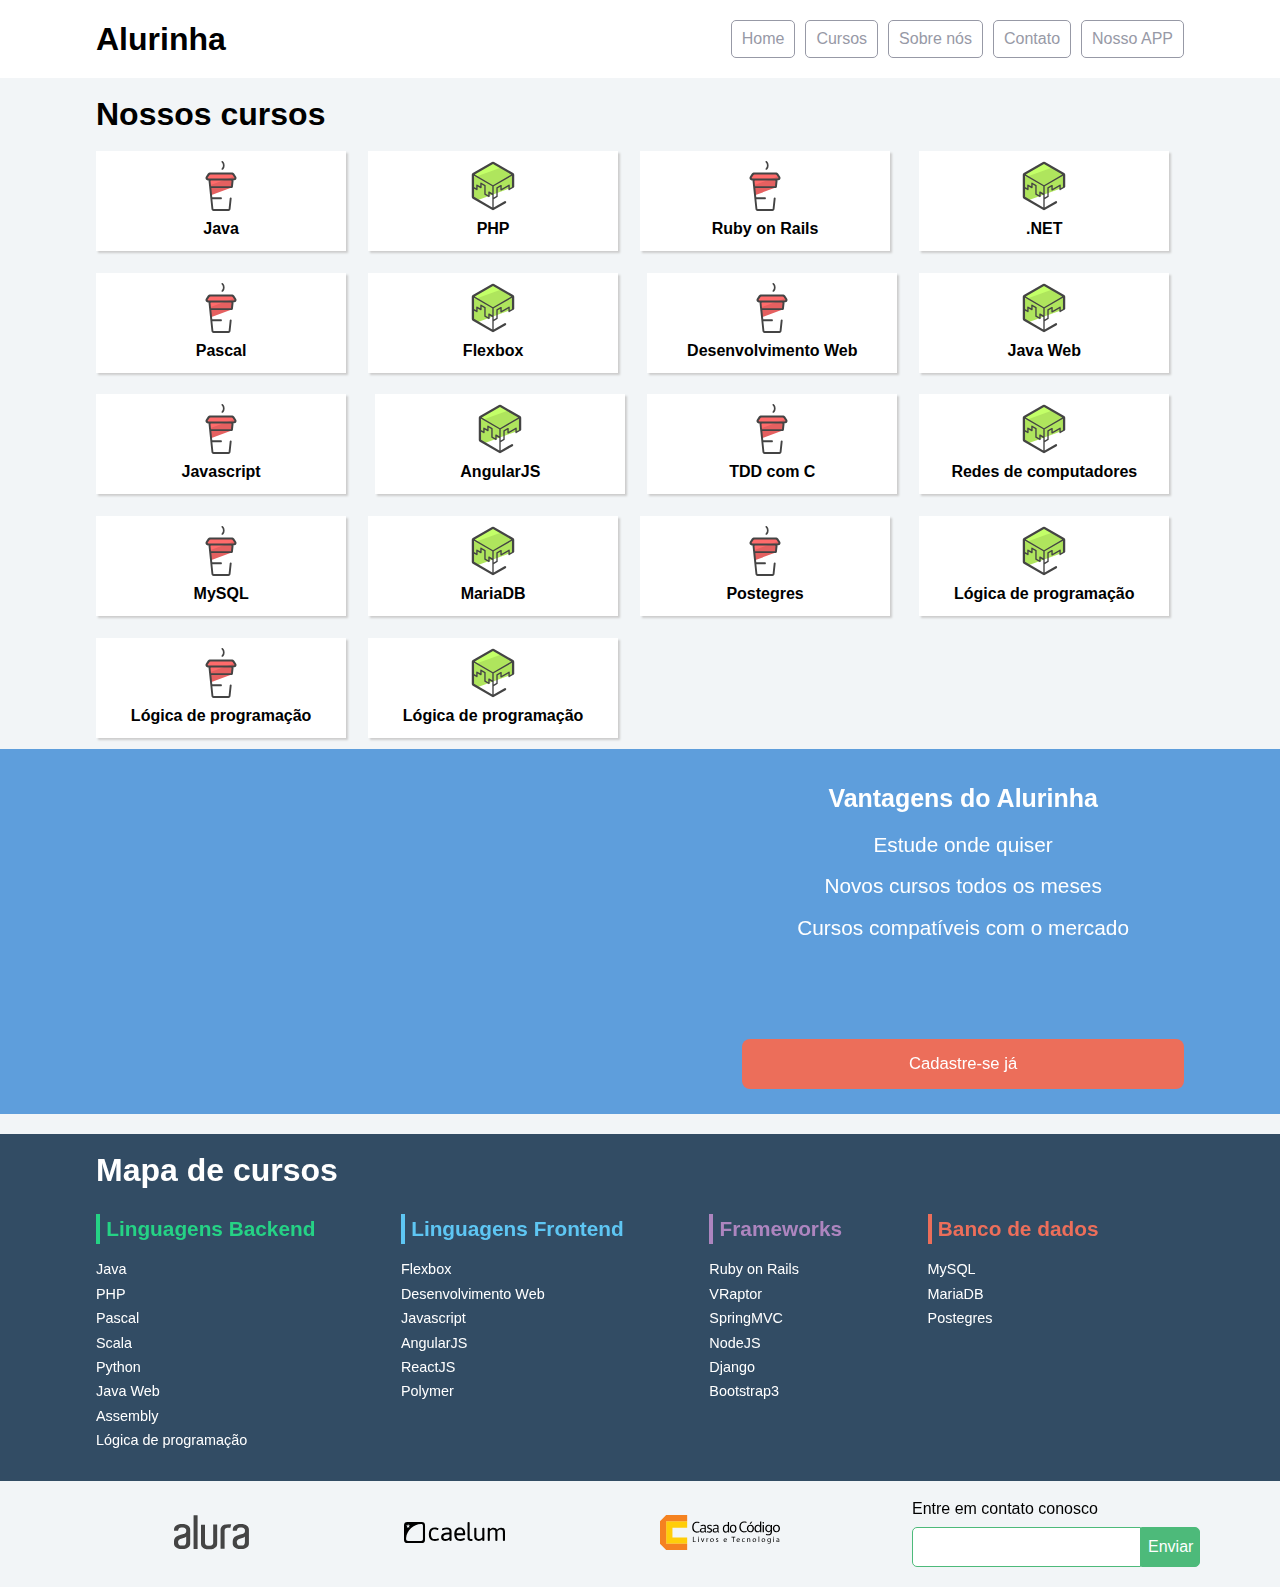
<file: Alura-Flexbox-CSS/index.html>
<!doctype html>
<html>
<head>
	<meta charset="utf-8">
	<meta name="viewport" content="width=device-width, initial-scale=1">
	<title>Alurinha | Cursos online</title>
	<link rel="stylesheet" href="css/reset.css">
	<link rel="stylesheet" href="css/style.css">
	<link rel="stylesheet" href="css/flexbox.css">
</head>
<body>

	<header class="cabecalhoPrincipal">
		<div class="container">
			<h1 class="cabecalhoPrincipal-titulo">
				<a href="#">Alurinha</a>
			</h1>

			<nav class="cabecalhoPrincipal-nav">
				<a class="cabecalhoPrincipal-nav-link" href="#">Home</a>
				<a class="cabecalhoPrincipal-nav-link" href="#">Cursos</a>
				<a class="cabecalhoPrincipal-nav-link" href="#">Sobre nós</a>
				<a class="cabecalhoPrincipal-nav-link" href="#">Contato</a>
				<a class="cabecalhoPrincipal-nav-link cabecalhoPrincipal-nav-link-app" href="#">Nosso APP</a>
			</nav>
		</div>

	</header>

	<main class="conteudoPrincipal">
		<div class="container">
			<h2 class="subtitulo">Nossos cursos</h2>

			<nav>
				<ul class="conteudoPrincipal-cursos">
					<li class="conteudoPrincipal-cursos-link"><a href="#">Java</a></li>
					<li class="conteudoPrincipal-cursos-link"><a href="#">PHP</a></li>
					<li class="conteudoPrincipal-cursos-link"><a href="#">Ruby on Rails</a></li>
					<li class="conteudoPrincipal-cursos-link"><a href="#">.NET</a></li>
					<li class="conteudoPrincipal-cursos-link"><a href="#">Pascal</a></li>
					<li class="conteudoPrincipal-cursos-link"><a href="#">Flexbox</a></li>
					<li class="conteudoPrincipal-cursos-link"><a href="#">Desenvolvimento Web</a></li>
					<li class="conteudoPrincipal-cursos-link"><a href="#">Java Web</a></li>
					<li class="conteudoPrincipal-cursos-link"><a href="#">Javascript</a></li>
					<li class="conteudoPrincipal-cursos-link"><a href="#">AngularJS</a></li>
					<li class="conteudoPrincipal-cursos-link"><a href="#">TDD com C</a></li>
					<li class="conteudoPrincipal-cursos-link"><a href="#">Redes de computadores</a></li>
					<li class="conteudoPrincipal-cursos-link"><a href="#">MySQL</a></li>
					<li class="conteudoPrincipal-cursos-link"><a href="#">MariaDB</a></li>
					<li class="conteudoPrincipal-cursos-link"><a href="#">Postegres</a></li>
					<li class="conteudoPrincipal-cursos-link"><a href="#">Lógica de programação</a></li>
					<li class="conteudoPrincipal-cursos-link"><a href="#">Lógica de programação</a></li>
					<li class="conteudoPrincipal-cursos-link"><a href="#">Lógica de programação</a></li>
				</ul>
			</nav>
		</div>

		<section class="videoSobre">
			<div class="container">
				<iframe class="videoSobre-video" width="560" height="315" src="https://www.youtube.com/embed/bIlOsJzBVaY?list=PLh2Y_pKOa4UcF1BYPJR3EIMRi3nWAUxIp" frameborder="0" allowfullscreen></iframe>
				
				<div class="videoSobre-sobre">
					<h2 class="videoSobre-sobre-title">Vantagens do Alurinha</h2>
					<ul class="videoSobre-sobre-list">
						<li class="videoSobre-sobre-item">Estude onde quiser</li>
						<li class="videoSobre-sobre-item">Novos cursos todos os meses</li>
						<li class="videoSobre-sobre-item">Cursos compatíveis com o mercado</li>
					</ul>
					<button class="videoSobre-button">Cadastre-se já</button>
				</div>
			</div>
		</section>

	</main>

	<footer class="rodapePrincipal">
		<div class="container">

			<section class="rodapePrincipal-navMap">
				<h3 class="subtitulo">Mapa de cursos</h3>
				<nav class="rodapePrincipal-navMap-list">

					<h4 class="navmap-list-title navmap-list-title-backend">Linguagens Backend</h4>
					<a class="rodapePrincipal-navMap-link" href="#">Java</a>
					<a class="rodapePrincipal-navMap-link" href="#">PHP</a>
					<a class="rodapePrincipal-navMap-link" href="#">Pascal</a>
					<a class="rodapePrincipal-navMap-link" href="#">Scala</a>
					<a class="rodapePrincipal-navMap-link" href="#">Python</a>
					<a class="rodapePrincipal-navMap-link" href="#">Java Web</a>
					<a class="rodapePrincipal-navMap-link" href="#">Assembly</a>
					<a class="rodapePrincipal-navMap-link" href="#">Lógica de programação</a>

					<h4 class="navmap-list-title navmap-list-title-frontend">Linguagens Frontend</h4>
					<a class="rodapePrincipal-navMap-link" href="#">Flexbox</a>
					<a class="rodapePrincipal-navMap-link" href="#">Desenvolvimento Web</a>
					<a class="rodapePrincipal-navMap-link" href="#">Javascript</a>
					<a class="rodapePrincipal-navMap-link" href="#">AngularJS</a>
					<a class="rodapePrincipal-navMap-link" href="#">ReactJS</a>
					<a class="rodapePrincipal-navMap-link" href="#">Polymer</a>
					
					<h4 class="navmap-list-title navmap-list-title-framework">Frameworks</h4>
					<a class="rodapePrincipal-navMap-link" href="#">Ruby on Rails</a>
					<a class="rodapePrincipal-navMap-link" href="#">VRaptor</a>
					<a class="rodapePrincipal-navMap-link" href="#">SpringMVC</a>
					<a class="rodapePrincipal-navMap-link" href="#">NodeJS</a>
					<a class="rodapePrincipal-navMap-link" href="#">Django</a>
					<a class="rodapePrincipal-navMap-link" href="#">Bootstrap3</a>

					<h4 class="navmap-list-title navmap-list-title-bancoDeDados">Banco de dados</h4>
					<a class="rodapePrincipal-navMap-link" href="#">MySQL</a>
					<a class="rodapePrincipal-navMap-link" href="#">MariaDB</a>
					<a class="rodapePrincipal-navMap-link" href="#">Postegres</a>

				</nav>
			</section>

		</div>

		<section class="rodapePrincipal-patrocinadores">
			<div class="container">
				<ul class="rodapePrincipal-patrocinadores-list">
					<li>
						<a class="rodapePrincipal-patrocinadores-list-link patrocinadores-list-link-alura" href="#">
							<img src="img/logos/alura.svg" alt="Logo da Alura">
						</a>
					</li>
					<li>
						<a class="rodapePrincipal-patrocinadores-list-link patrocinadores-list-link-caelum" href="#">
							<img src="img/logos/caelum.svg" alt="Logo da Caelum">
						</a>
					</li>
					<li>
						<a class="rodapePrincipal-patrocinadores-list-link patrocinadores-list-link-casaDoCodigo" href="#">
							<img src="img/logos/cdc.svg" alt="Logo da Casa do Código">
						</a>
					</li>
				</ul>
				<form class="rodapePrincipal-contatoForm" action="#">
					<fieldset>
						<legend class="rodapePrincipal-contatoForm-legend" for="email-contato">Entre em contato conosco</legend>
						<div class="rodapePrincipal-contatoForm-fieldset"> 
							<input class="rodapePrincipal-contatoForm-emailInput" type="email" name="email-contato" id="email-contato">
							<button class="rodapePrincipal-contatoForm-submit" type="submit">Enviar</button>
						</div>
					</fieldset>
				</form>
			</div>
		</section>
	</footer>

</body>
</html>
</file>
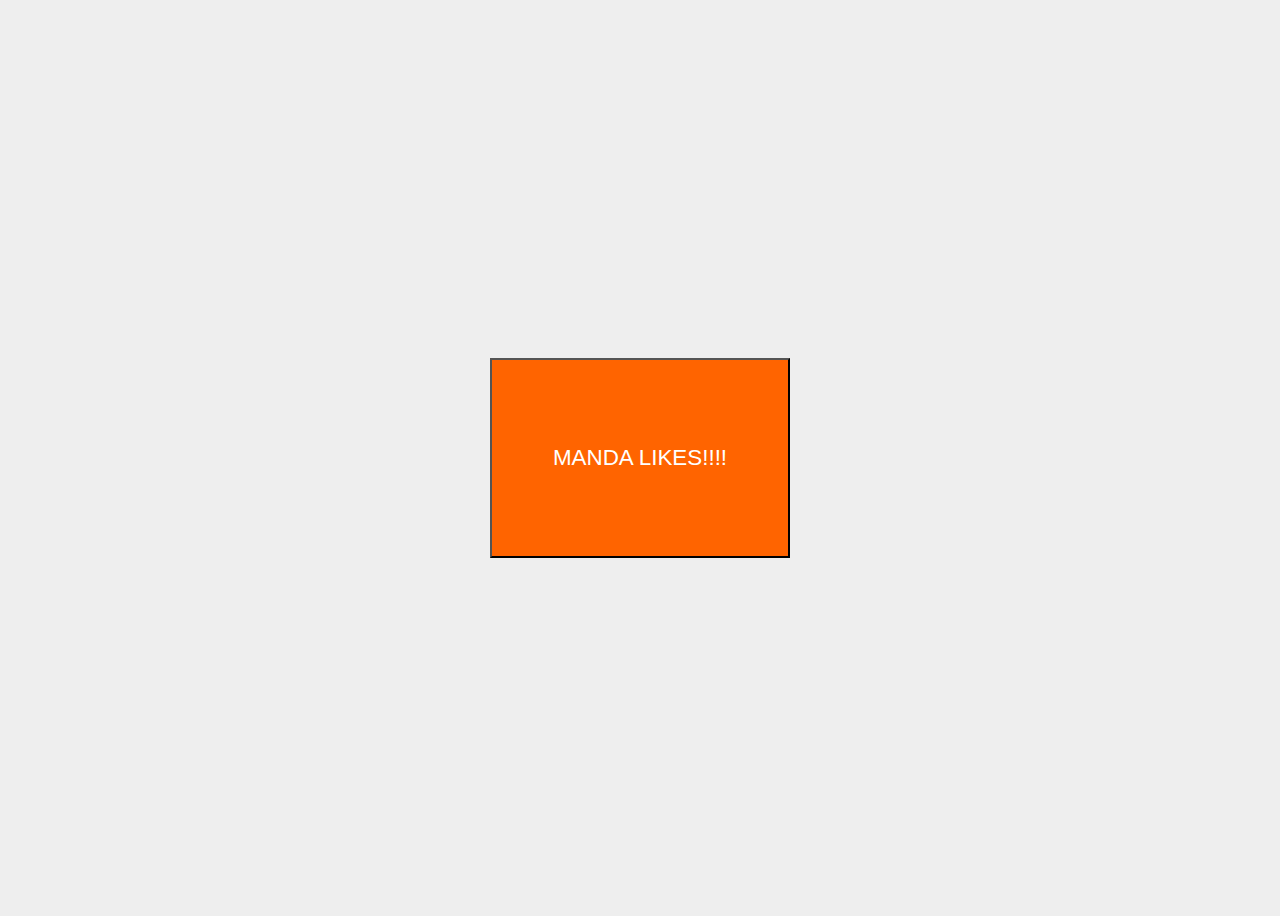
<file: Devsoutinho-BotaoRippleEffect/index.html>
<!DOCTYPE html>
<html lang="pt-br">
  <head>
    <meta charset="UTF-8" />
    <meta http-equiv="X-UA-Compatible" content="IE=edge" />
    <meta name="viewport" content="width=device-width, initial-scale=1.0" />
    <title>Botão do Material Design - Ripple Effect</title>
    <link rel="stylesheet" href="style.css" />
    <script src="script.js" defer></script>
  </head>
  <body>
    <button class="btnRipple">Manda likes!!!!</button>
  </body>
</html>
</file>
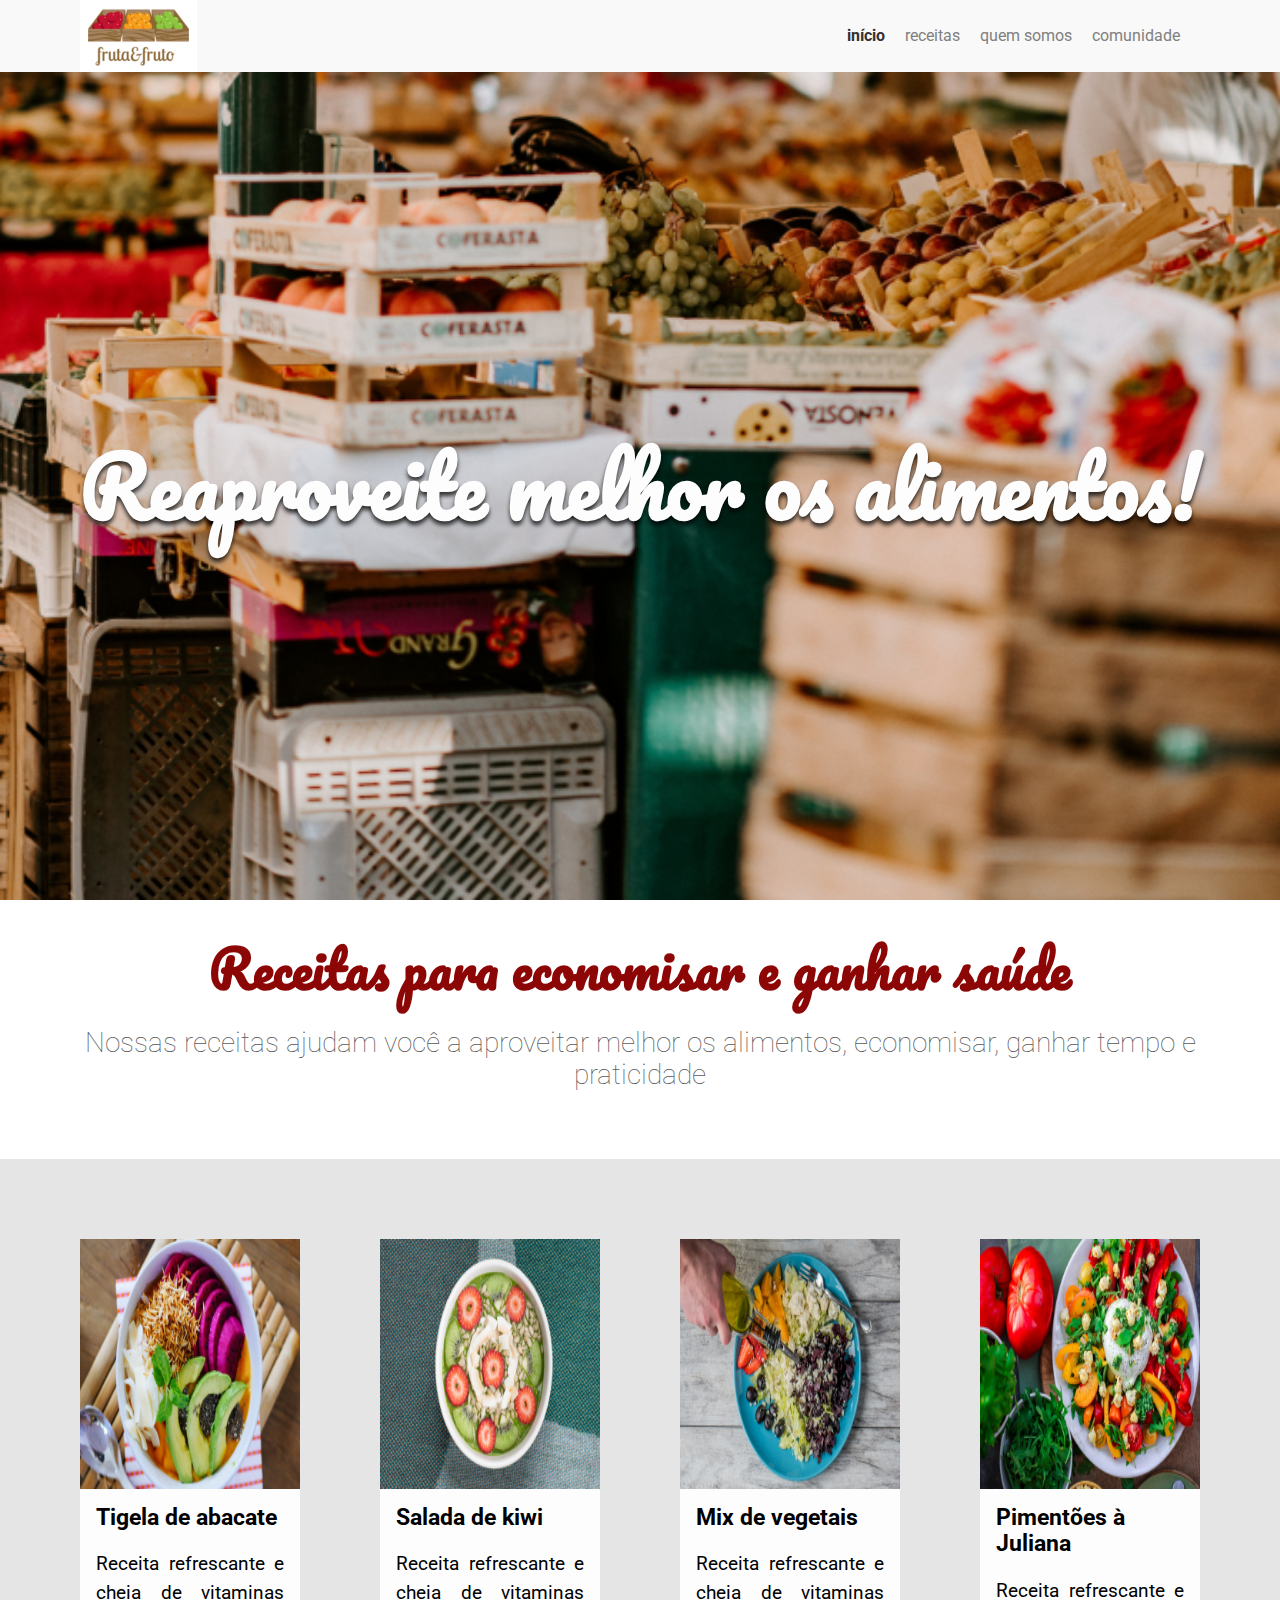
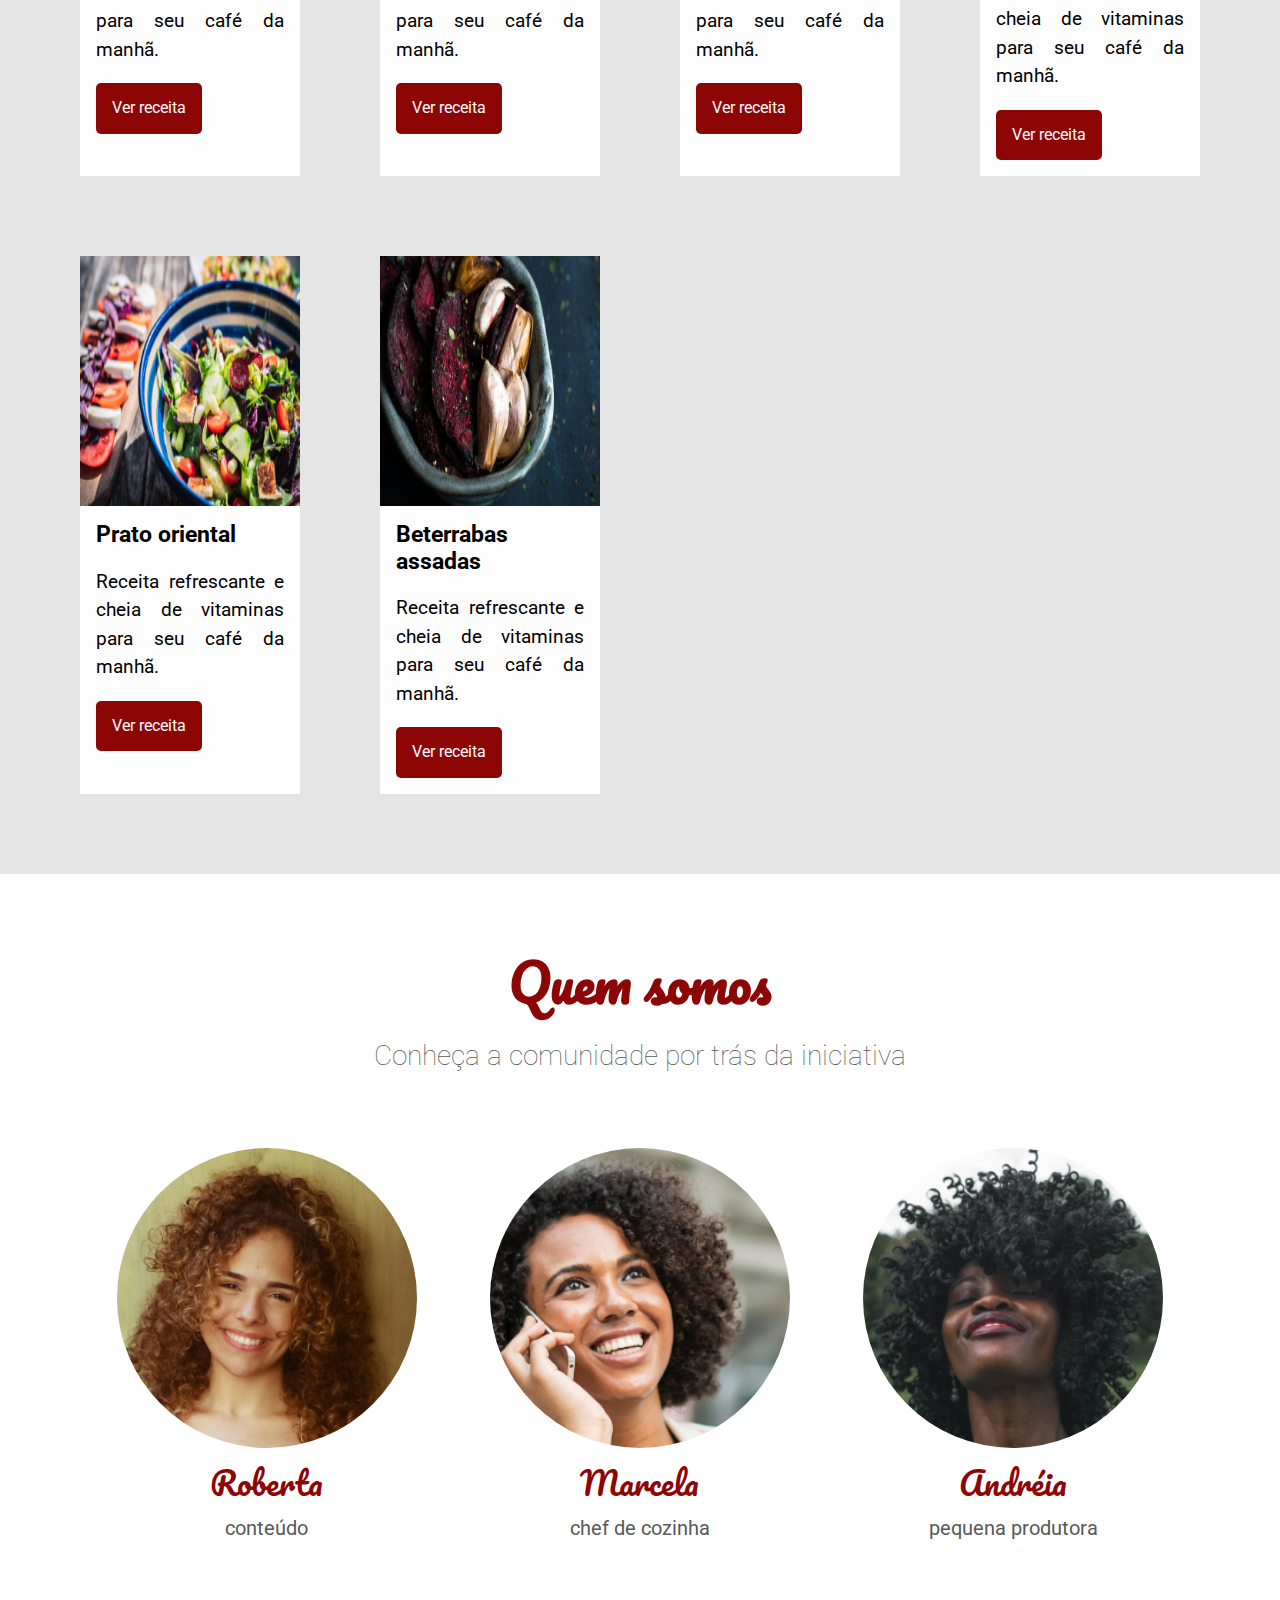
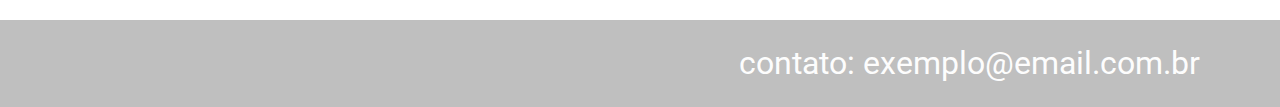
<file: Alura-Arquitetura-CSS/FrutaFruto/index.html>
<!DOCTYPE html>
<html lang="en">
    <head>
        <link href="https://fonts.googleapis.com/css?family=Pacifico|Roboto:100,300,400,500,700,900" rel="stylesheet" />
        <meta charset="UTF-8" />
        <meta name="viewport" content="width=device-width, initial-scale=1.0" />
        <meta http-equiv="X-UA-Compatible" content="ie=edge" />
        <title>Fruta & Fruto</title>
        <link href="./assets/css/normalize.css" rel="stylesheet" />
        <link href="./assets/css/reset.css" rel="stylesheet" />
        <link href="./assets/css/cabecalho.css" rel="stylesheet" />
        <link href="./assets/css/logo.css" rel="stylesheet" />
        <link href="./assets/css/menu/menu-lista.css" rel="stylesheet" />
        <link href="./assets/css/menu/menu-item.css" rel="stylesheet" />
        <link href="./assets/css/menu/menu-link.css" rel="stylesheet" />
        <link href="./assets/css/banner/banner.css" rel="stylesheet" />
        <link href="./assets/css/banner/banner-imagem.css" rel="stylesheet" />
        <link href="./assets/css/banner/banner-titulo.css" rel="stylesheet" />
        <link href="./assets/css/sobre/sobre.css" rel="stylesheet" />
        <link href="./assets/css/sobre/sobre-titulo.css" rel="stylesheet" />
        <link href="./assets/css/sobre/sobre-descricao.css" rel="stylesheet" />
        <link href="./assets/css/receitas.css" rel="stylesheet" />
        <link href="./assets/css/receita/receita.css" rel="stylesheet" />
        <link href="./assets/css/receita/receita-imagem.css" rel="stylesheet" />
        <link href="./assets/css/receita/receita-conteudo.css" rel="stylesheet" />
        <link href="./assets/css/receita/receita-titulo.css" rel="stylesheet" />
        <link href="./assets/css/receita/receita-descricao.css" rel="stylesheet" />
        <link href="./assets/css/receita/receita-botao.css" rel="stylesheet" />
        <link href="./assets/css/quemSomos/quemSomos.css" rel="stylesheet" />
        <link href="./assets/css/quemSomos/quemSomos-titulo.css" rel="stylesheet" />
        <link href="./assets/css/quemSomos/quemSomos-descricao.css" rel="stylesheet" />
        <link href="./assets/css/pessoas.css" rel="stylesheet" />
        <link href="./assets/css/pessoa/pessoa.css" rel="stylesheet" />
        <link href="./assets/css/pessoa/pessoa-imagem.css" rel="stylesheet" />
        <link href="./assets/css/pessoa/pessoa-nome.css" rel="stylesheet" />
        <link href="./assets/css/pessoa/pessoa-funcao.css" rel="stylesheet" />
        <link href="./assets/css/rodape.css" rel="stylesheet" />
    </head>
    <body>
        <header class="cabecalho">
            <img alt="Fruta & Fruto" class="logo" src="./assets/img/logo.jpg" />
            <nav class="menu">
                <ul class="menu__lista">
                    <li class="menu__item"><a class="menu__link menu__link--ativo" href="#">Início</a></li>
                    <li class="menu__item"><a class="menu__link" href="#">Receitas</a></li>
                    <li class="menu__item"><a class="menu__link" href="#">Quem Somos</a></li>
                    <li class="menu__item"><a class="menu__link" href="#">Comunidade</a></li>
                </ul>
            </nav>
        </header>
        <main class="container">
            <section class="banner">
                <div class="banner__imagem"></div>
                <h2 class="banner__titulo">Reaproveite melhor os alimentos!</h2>
            </section>
            <section class="sobre">
                <h3 class="sobre__titulo">Receitas para economisar e ganhar saúde</h3>
                <p class="sobre__descricao">
                    Nossas receitas ajudam você a aproveitar melhor os alimentos, economisar, ganhar tempo e praticidade
                </p>
            </section>
            <section class="receitas">
                <div class="receita">
                    <img alt="Tigela de abacate" class="receita__imagem" src="./assets/img/receitas/tigela-de-abacate.jpg" />
                    <div class="receita__conteudo">
                        <h4 class="receita__titulo">Tigela de abacate</h4>
                        <p class="receita__descricao">Receita refrescante e cheia de vitaminas para seu café da manhã.</p>
                        <button class="receita__botao">Ver receita</button>
                    </div>
                </div>
                <div class="receita">
                    <img alt="Salada de kiwi" class="receita__imagem" src="./assets/img/receitas/salada-de-kiwi.jpg" />
                    <div class="receita__conteudo">
                        <h4 class="receita__titulo">Salada de kiwi</h4>
                        <p class="receita__descricao">Receita refrescante e cheia de vitaminas para seu café da manhã.</p>
                        <button class="receita__botao">Ver receita</button>
                    </div>
                </div>
                <div class="receita">
                    <img alt="Mix de vegetais" class="receita__imagem" src="./assets/img/receitas/mix-de-vegetais.jpg" />
                    <div class="receita__conteudo">
                        <h4 class="receita__titulo">Mix de vegetais</h4>
                        <p class="receita__descricao">Receita refrescante e cheia de vitaminas para seu café da manhã.</p>
                        <button class="receita__botao">Ver receita</button>
                    </div>
                </div>
                <div class="receita">
                    <img alt="Pimentões à Juliana" class="receita__imagem" src="./assets/img/receitas/pimentoes-a-juliana.jpg" />
                    <div class="receita__conteudo">
                        <h4 class="receita__titulo">Pimentões à Juliana</h4>
                        <p class="receita__descricao">Receita refrescante e cheia de vitaminas para seu café da manhã.</p>
                        <button class="receita__botao">Ver receita</button>
                    </div>
                </div>
                <div class="receita">
                    <img alt="Prato oriental" class="receita__imagem" src="./assets/img/receitas/prato-oriental.jpg" />
                    <div class="receita__conteudo">
                        <h4 class="receita__titulo">Prato oriental</h4>
                        <p class="receita__descricao">Receita refrescante e cheia de vitaminas para seu café da manhã.</p>
                        <button class="receita__botao">Ver receita</button>
                    </div>
                </div>
                <div class="receita">
                    <img alt="Beterrabas assadas" class="receita__imagem" src="./assets/img/receitas/beterrabas-assadas.jpg" />
                    <div class="receita__conteudo">
                        <h4 class="receita__titulo">Beterrabas assadas</h4>
                        <p class="receita__descricao">Receita refrescante e cheia de vitaminas para seu café da manhã.</p>
                        <button class="receita__botao">Ver receita</button>
                    </div>
                </div>
            </section>
            <section class="quem-somos">
                <h3 class="quem-somos__titulo">Quem somos</h3>
                <p class="quem-somos__descricao">Conheça a comunidade por trás da iniciativa</p>
                <div class="pessoas">
                    <div class="pessoa">
                        <div class="pessoa__imagem pessoa__imagem--roberta"></div>
                        <span class="pessoa__nome">Roberta</span>
                        <span class="pessoa__funcao">Conteúdo</span>
                    </div>
                    <div class="pessoa">
                        <div class="pessoa__imagem pessoa__imagem--marcela"></div>
                        <span class="pessoa__nome">Marcela</span>
                        <span class="pessoa__funcao">Chef de cozinha</span>
                    </div>
                    <div class="pessoa">
                        <div class="pessoa__imagem pessoa__imagem--andreia"></div>
                        <span class="pessoa__nome">Andréia</span>
                        <span class="pessoa__funcao">Pequena Produtora</span>
                    </div>
                </div>
            </section>
        </main>
        <footer class="rodape">
            Contato: exemplo@email.com.br
        </footer>
    </body>
</html>
</file>
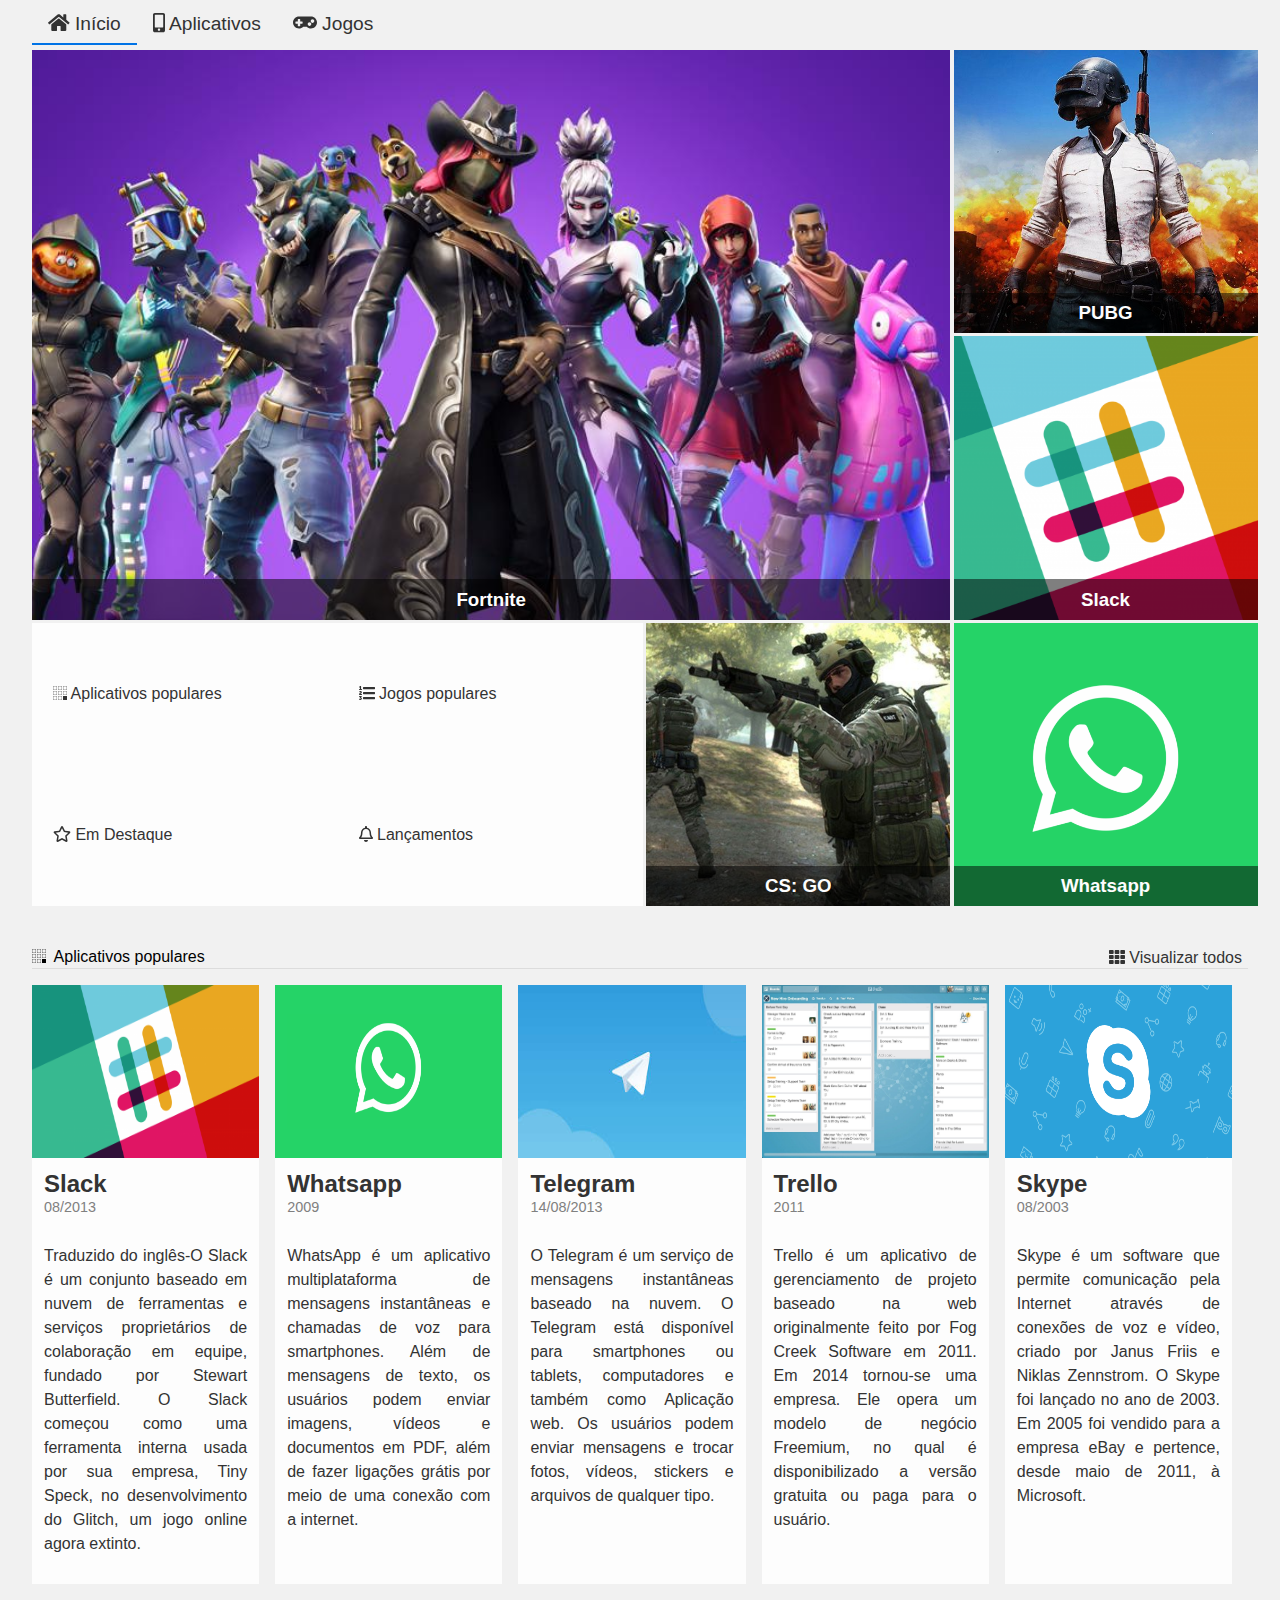
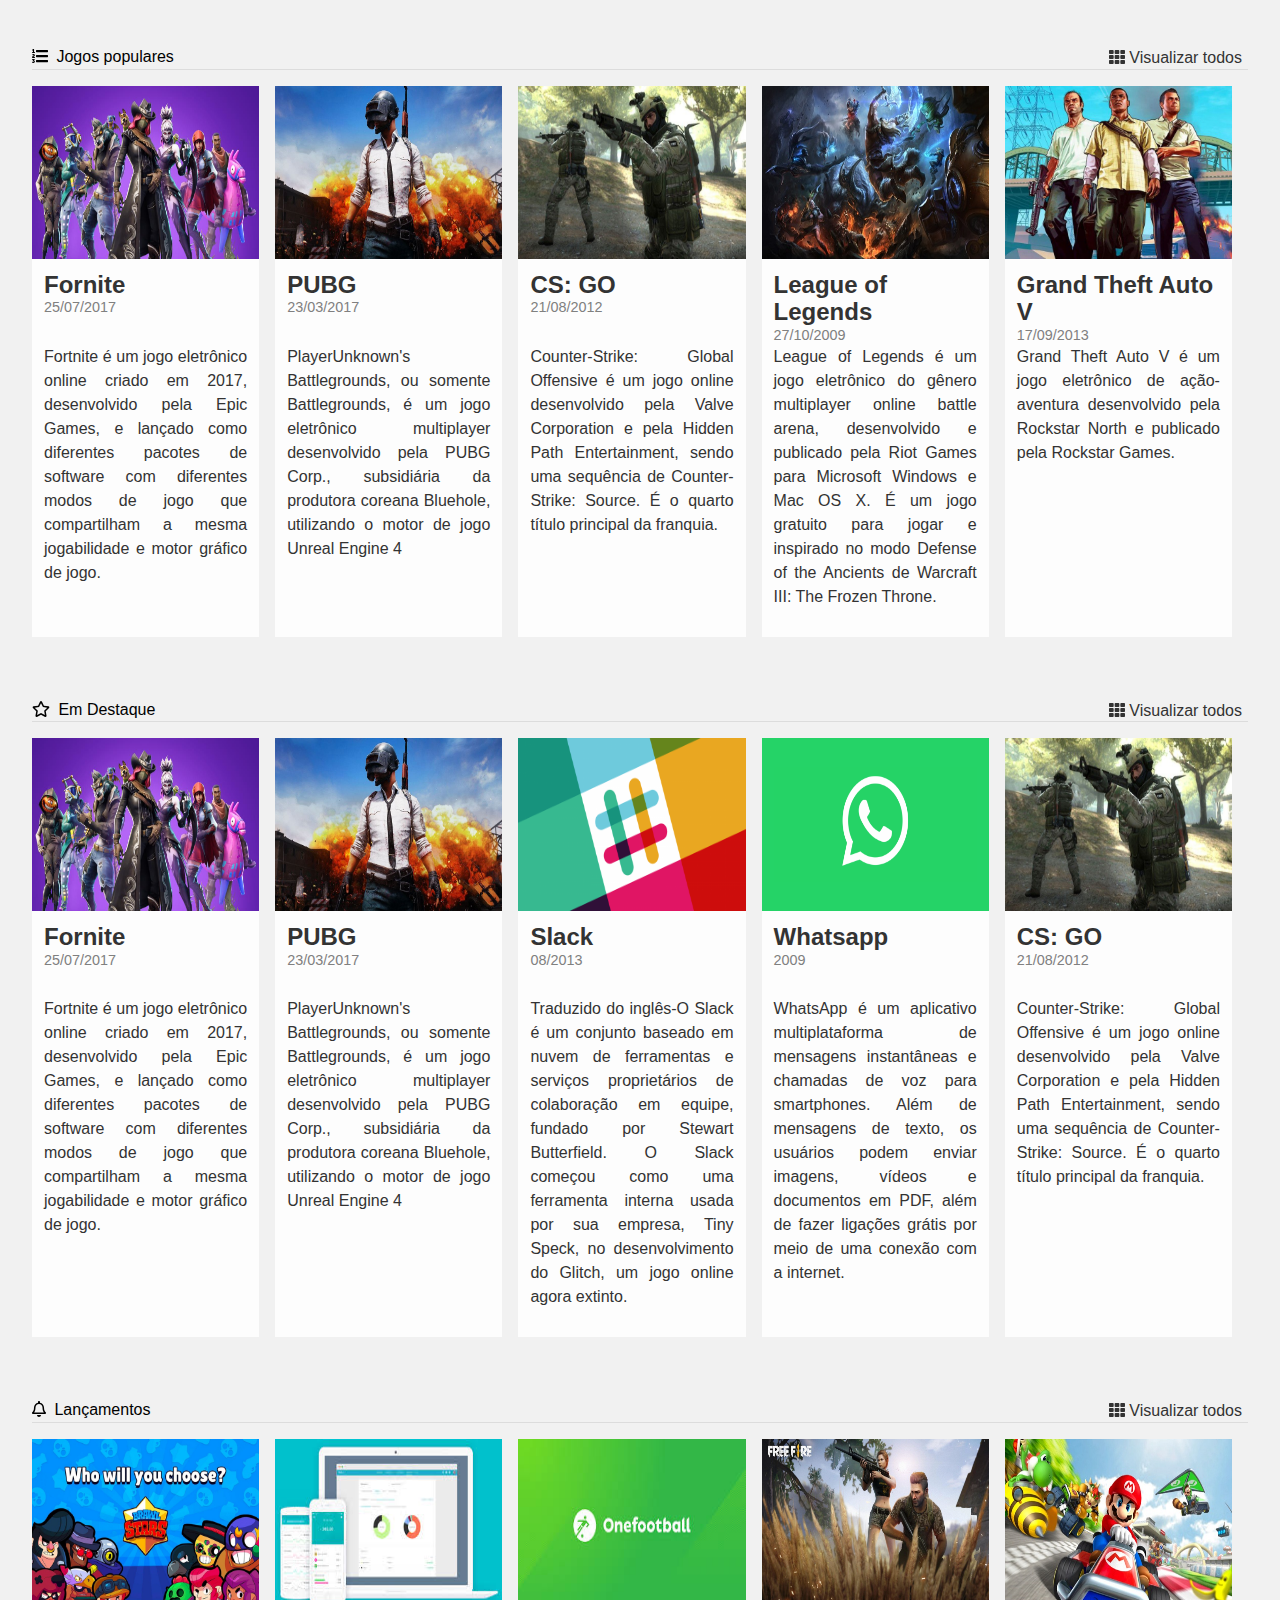
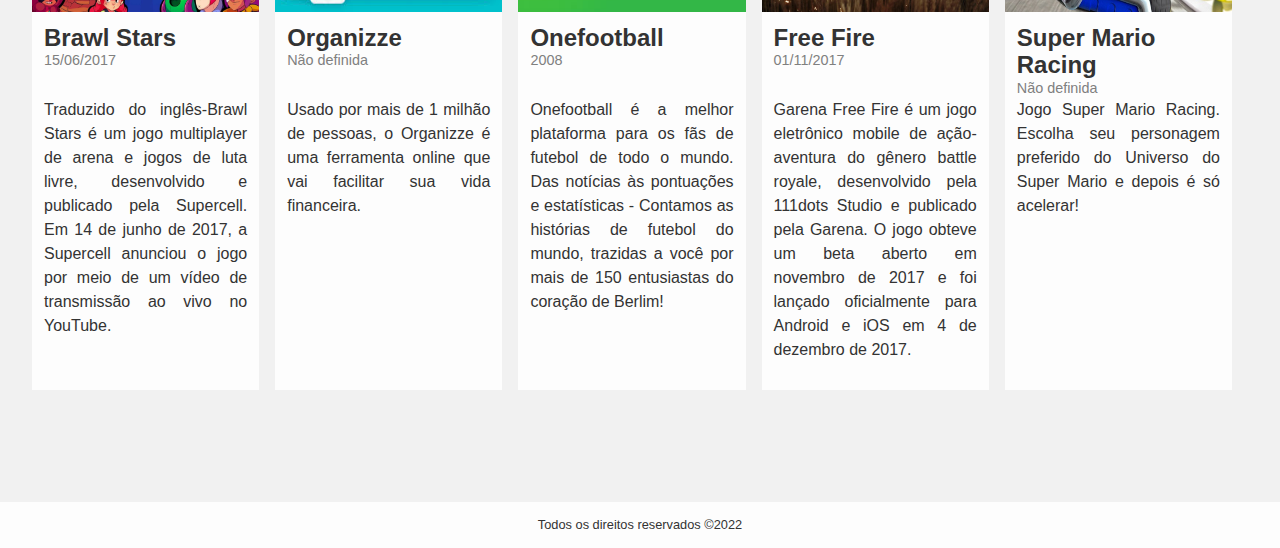
<file: Alura-GridLayout-CSS/alura-store/index.html>
<!DOCTYPE html>
<html lang="en">
  <head>
    <meta charset="UTF-8" />
    <meta name="viewport" content="width=device-width, initial-scale=1.0" />
    <meta http-equiv="X-UA-Compatible" content="ie=edge" />
    <title>Alura Store | Baixe nossos aplicativos e jogos</title>
    <link href="./assets/css/normalize.css" rel="stylesheet" />
    <link href="./assets/css/reset.css" rel="stylesheet" />
    <link href="./assets/css/style.css" rel="stylesheet" />
    <link rel="stylesheet" href="./assets/css/destaques.css" />
    <link rel="stylesheet" href="./assets/css/populares.css" />
    <link rel="stylesheet" href="./assets/css/menu.css" />
    <link rel="stylesheet" href="./assets/css/responsivo.css" />
  </head>
  <body class="app">
    <header class="cabecalho">
      <nav class="menu">
        <ul class="menu__lista">
          <li class="menu__item">
            <a class="menu__link ativo" href="#">
              <i class="fas fa-home"></i>
              Início
            </a>
            <a class="menu__link" href="#">
              <i class="fas fa-mobile-alt"></i>
              Aplicativos</a
            >
            <a class="menu__link" href="#">
              <i class="fas fa-gamepad"></i>
              Jogos
            </a>
          </li>
        </ul>
      </nav>
    </header>
    <main class="conteudo">
      <section class="destaques">
        <div class="destaques__principal caixa">
          <h3 class="destaques__titulo">Fortnite</h3>
        </div>
        <div class="destaques__secundario caixa">
          <h3 class="destaques__titulo">PUBG</h3>
        </div>
        <div class="destaques__secundario caixa">
          <h3 class="destaques__titulo">Slack</h3>
        </div>
        <div class="destaques__secundario caixa">
          <h3 class="destaques__titulo">Whatsapp</h3>
        </div>
        <div class="destaques__secundario caixa">
          <h3 class="destaques__titulo">CS: GO</h3>
        </div>
        <div class="destaques__categorias">
          <ul class="destaques__categorias___lista">
            <li class="destaques__categorias___item">
              <a class="destaques__categorias___link" href="#">
                <i
                  class="destaques__categorias___icone fab fa-buromobelexperte"
                ></i>
                Aplicativos populares
              </a>
            </li>
            <li class="destaques__categorias___item">
              <a class="destaques__categorias___link" href="#">
                <i class="fas fa-list-ol"></i>
                Jogos populares
              </a>
            </li>
            <li class="destaques__categorias___item">
              <a class="destaques__categorias___link" href="#">
                <i class="far fa-star"></i>
                Em Destaque
              </a>
            </li>
            <li class="destaques__categorias___item">
              <a class="destaques__categorias___link" href="#">
                <i class="far fa-bell"></i>
                Lançamentos
              </a>
            </li>
          </ul>
        </div>
      </section>

      <section class="populares">
        <div class="populares__itens">
          <div class="populares__info">
            <div class="populares__cabecalho">
              <h4 class="populares__titulo">
                <i class="populares__icone fab fa-buromobelexperte"></i>
                Aplicativos populares
              </h4>
              <button class="populares__botao">
                <i class="fas fa-th"></i>
                Visualizar todos
              </button>
            </div>
          </div>
          <div class="populares__conteudo">
            <div class="populares__card">
              <img
                class="populares__card___imagem"
                src="./assets/img/slack.png"
              />
              <div class="populares__card___corpo">
                <div class="populares__card___cabecalho">
                  <h5 class="populares__card___titulo">Slack</h5>
                  <time class="populares__card___data" datetime="2013-08-01"
                    >08/2013</time
                  >
                </div>
                <div class="populares__card___descricao">
                  Traduzido do inglês-O Slack é um conjunto baseado em nuvem de
                  ferramentas e serviços proprietários de colaboração em equipe,
                  fundado por Stewart Butterfield. O Slack começou como uma
                  ferramenta interna usada por sua empresa, Tiny Speck, no
                  desenvolvimento do Glitch, um jogo online agora extinto.
                </div>
              </div>
            </div>
            <div class="populares__card">
              <img
                class="populares__card___imagem"
                src="./assets/img/whatsapp.png"
              />
              <div class="populares__card___corpo">
                <div class="populares__card___cabecalho">
                  <h5 class="populares__card___titulo">Whatsapp</h5>
                  <time class="populares__card___data" datetime="20090-01-01"
                    >2009</time
                  >
                </div>
                <div class="populares__card___descricao">
                  WhatsApp é um aplicativo multiplataforma de mensagens
                  instantâneas e chamadas de voz para smartphones. Além de
                  mensagens de texto, os usuários podem enviar imagens, vídeos e
                  documentos em PDF, além de fazer ligações grátis por meio de
                  uma conexão com a internet.
                </div>
              </div>
            </div>
            <div class="populares__card">
              <img
                class="populares__card___imagem"
                src="./assets/img/telegram.jpeg"
              />
              <div class="populares__card___corpo">
                <div class="populares__card___cabecalho">
                  <h5 class="populares__card___titulo">Telegram</h5>
                  <time class="populares__card___data" datetime="2013-08-14"
                    >14/08/2013</time
                  >
                </div>
                <div class="populares__card___descricao">
                  O Telegram é um serviço de mensagens instantâneas baseado na
                  nuvem. O Telegram está disponível para smartphones ou tablets,
                  computadores e também como Aplicação web. Os usuários podem
                  enviar mensagens e trocar fotos, vídeos, stickers e arquivos
                  de qualquer tipo.
                </div>
              </div>
            </div>
            <div class="populares__card">
              <img
                class="populares__card___imagem"
                src="./assets/img/trello.jpg"
              />
              <div class="populares__card___corpo">
                <div class="populares__card___cabecalho">
                  <h5 class="populares__card___titulo">Trello</h5>
                  <time class="populares__card___data" datetime="2011-01-01"
                    >2011</time
                  >
                </div>
                <div class="populares__card___descricao">
                  Trello é um aplicativo de gerenciamento de projeto baseado na
                  web originalmente feito por Fog Creek Software em 2011. Em
                  2014 tornou-se uma empresa. Ele opera um modelo de negócio
                  Freemium, no qual é disponibilizado a versão gratuita ou paga
                  para o usuário.
                </div>
              </div>
            </div>
            <div class="populares__card">
              <img
                class="populares__card___imagem"
                src="./assets/img/skype.png"
              />
              <div class="populares__card___corpo">
                <div class="populares__card___cabecalho">
                  <h5 class="populares__card___titulo">Skype</h5>
                  <time class="populares__card___data" datetime="2003-08-01"
                    >08/2003</time
                  >
                </div>
                <div class="populares__card___descricao">
                  Skype é um software que permite comunicação pela Internet
                  através de conexões de voz e vídeo, criado por Janus Friis e
                  Niklas Zennstrom. O Skype foi lançado no ano de 2003. Em 2005
                  foi vendido para a empresa eBay e pertence, desde maio de
                  2011, à Microsoft.
                </div>
              </div>
            </div>
          </div>
        </div>
        <div class="populares__itens">
          <div class="populares__info">
            <div class="populares__cabecalho">
              <h4 class="populares__titulo">
                <i class="populares__icone fas fa-list-ol"></i>
                Jogos populares
              </h4>
              <button class="populares__botao">
                <i class="fas fa-th"></i>
                Visualizar todos
              </button>
            </div>
          </div>
          <div class="populares__conteudo">
            <div class="populares__card">
              <img
                class="populares__card___imagem"
                src="./assets/img/fortnite.jpg"
              />
              <div class="populares__card___corpo">
                <div class="populares__card___cabecalho">
                  <h5 class="populares__card___titulo">Fornite</h5>
                  <time class="populares__card___data" datetime="2017-07-25"
                    >25/07/2017</time
                  >
                </div>
                <div class="populares__card___descricao">
                  Fortnite é um jogo eletrônico online criado em 2017,
                  desenvolvido pela Epic Games, e lançado como diferentes
                  pacotes de software com diferentes modos de jogo que
                  compartilham a mesma jogabilidade e motor gráfico de jogo.
                </div>
              </div>
            </div>
            <div class="populares__card">
              <img
                class="populares__card___imagem"
                src="./assets/img/pubg.jpg"
              />
              <div class="populares__card___corpo">
                <div class="populares__card___cabecalho">
                  <h5 class="populares__card___titulo">PUBG</h5>
                  <time class="populares__card___data" datetime="2017-03-23"
                    >23/03/2017</time
                  >
                </div>
                <div class="populares__card___descricao">
                  PlayerUnknown's Battlegrounds, ou somente Battlegrounds, é um
                  jogo eletrônico multiplayer desenvolvido pela PUBG Corp.,
                  subsidiária da produtora coreana Bluehole, utilizando o motor
                  de jogo Unreal Engine 4
                </div>
              </div>
            </div>
            <div class="populares__card">
              <img
                class="populares__card___imagem"
                src="./assets/img/cs-go.jpg"
              />
              <div class="populares__card___corpo">
                <div class="populares__card___cabecalho">
                  <h5 class="populares__card___titulo">CS: GO</h5>
                  <time class="populares__card___data" datetime="2012-08-21"
                    >21/08/2012</time
                  >
                </div>
                <div class="populares__card___descricao">
                  Counter-Strike: Global Offensive é um jogo online desenvolvido
                  pela Valve Corporation e pela Hidden Path Entertainment, sendo
                  uma sequência de Counter-Strike: Source. É o quarto título
                  principal da franquia.
                </div>
              </div>
            </div>
            <div class="populares__card">
              <img
                class="populares__card___imagem"
                src="./assets/img/lol.jpg"
              />
              <div class="populares__card___corpo">
                <div class="populares__card___cabecalho">
                  <h5 class="populares__card___titulo">League of Legends</h5>
                  <time class="populares__card___data" datetime="2009-10-27"
                    >27/10/2009</time
                  >
                </div>
                <div class="populares__card___descricao">
                  League of Legends é um jogo eletrônico do gênero multiplayer
                  online battle arena, desenvolvido e publicado pela Riot Games
                  para Microsoft Windows e Mac OS X. É um jogo gratuito para
                  jogar e inspirado no modo Defense of the Ancients de Warcraft
                  III: The Frozen Throne.
                </div>
              </div>
            </div>
            <div class="populares__card">
              <img
                class="populares__card___imagem"
                src="./assets/img/gta-v.jpg"
              />
              <div class="populares__card___corpo">
                <div class="populares__card___cabecalho">
                  <h5 class="populares__card___titulo">Grand Theft Auto V</h5>
                  <time class="populares__card___data" datetime="2013-09-17"
                    >17/09/2013</time
                  >
                </div>
                <div class="populares__card___descricao">
                  Grand Theft Auto V é um jogo eletrônico de ação-aventura
                  desenvolvido pela Rockstar North e publicado pela Rockstar
                  Games.
                </div>
              </div>
            </div>
          </div>
        </div>
        <div class="populares__itens">
          <div class="populares__info">
            <div class="populares__cabecalho">
              <h4 class="populares__titulo">
                <i class="populares__icone far fa-star"></i>
                Em Destaque
              </h4>
              <button class="populares__botao">
                <i class="fas fa-th"></i>
                Visualizar todos
              </button>
            </div>
          </div>
          <div class="populares__conteudo">
            <div class="populares__card">
              <img
                class="populares__card___imagem"
                src="./assets/img/fortnite.jpg"
              />
              <div class="populares__card___corpo">
                <div class="populares__card___cabecalho">
                  <h5 class="populares__card___titulo">Fornite</h5>
                  <time class="populares__card___data" datetime="2017-07-25"
                    >25/07/2017</time
                  >
                </div>
                <div class="populares__card___descricao">
                  Fortnite é um jogo eletrônico online criado em 2017,
                  desenvolvido pela Epic Games, e lançado como diferentes
                  pacotes de software com diferentes modos de jogo que
                  compartilham a mesma jogabilidade e motor gráfico de jogo.
                </div>
              </div>
            </div>
            <div class="populares__card">
              <img
                class="populares__card___imagem"
                src="./assets/img/pubg.jpg"
              />
              <div class="populares__card___corpo">
                <div class="populares__card___cabecalho">
                  <h5 class="populares__card___titulo">PUBG</h5>
                  <time class="populares__card___data" datetime="2017-03-23"
                    >23/03/2017</time
                  >
                </div>
                <div class="populares__card___descricao">
                  PlayerUnknown's Battlegrounds, ou somente Battlegrounds, é um
                  jogo eletrônico multiplayer desenvolvido pela PUBG Corp.,
                  subsidiária da produtora coreana Bluehole, utilizando o motor
                  de jogo Unreal Engine 4
                </div>
              </div>
            </div>
            <div class="populares__card">
              <img
                class="populares__card___imagem"
                src="./assets/img/slack.png"
              />
              <div class="populares__card___corpo">
                <div class="populares__card___cabecalho">
                  <h5 class="populares__card___titulo">Slack</h5>
                  <time class="populares__card___data" datetime="2013-08-01"
                    >08/2013</time
                  >
                </div>
                <div class="populares__card___descricao">
                  Traduzido do inglês-O Slack é um conjunto baseado em nuvem de
                  ferramentas e serviços proprietários de colaboração em equipe,
                  fundado por Stewart Butterfield. O Slack começou como uma
                  ferramenta interna usada por sua empresa, Tiny Speck, no
                  desenvolvimento do Glitch, um jogo online agora extinto.
                </div>
              </div>
            </div>
            <div class="populares__card">
              <img
                class="populares__card___imagem"
                src="./assets/img/whatsapp.png"
              />
              <div class="populares__card___corpo">
                <div class="populares__card___cabecalho">
                  <h5 class="populares__card___titulo">Whatsapp</h5>
                  <time class="populares__card___data" datetime="20090-01-01"
                    >2009</time
                  >
                </div>
                <div class="populares__card___descricao">
                  WhatsApp é um aplicativo multiplataforma de mensagens
                  instantâneas e chamadas de voz para smartphones. Além de
                  mensagens de texto, os usuários podem enviar imagens, vídeos e
                  documentos em PDF, além de fazer ligações grátis por meio de
                  uma conexão com a internet.
                </div>
              </div>
            </div>
            <div class="populares__card">
              <img
                class="populares__card___imagem"
                src="./assets/img/cs-go.jpg"
              />
              <div class="populares__card___corpo">
                <div class="populares__card___cabecalho">
                  <h5 class="populares__card___titulo">CS: GO</h5>
                  <time class="populares__card___data" datetime="2012-08-21"
                    >21/08/2012</time
                  >
                </div>
                <div class="populares__card___descricao">
                  Counter-Strike: Global Offensive é um jogo online desenvolvido
                  pela Valve Corporation e pela Hidden Path Entertainment, sendo
                  uma sequência de Counter-Strike: Source. É o quarto título
                  principal da franquia.
                </div>
              </div>
            </div>
          </div>
        </div>
        <div class="populares__itens">
          <div class="populares__info">
            <div class="populares__cabecalho">
              <h4 class="populares__titulo">
                <i class="populares__icone far fa-bell"></i>
                Lançamentos
              </h4>
              <button class="populares__botao">
                <i class="fas fa-th"></i>
                Visualizar todos
              </button>
            </div>
          </div>
          <div class="populares__conteudo">
            <div class="populares__card">
              <img
                class="populares__card___imagem"
                src="./assets/img/brawl-stars.jpg"
              />
              <div class="populares__card___corpo">
                <div class="populares__card___cabecalho">
                  <h5 class="populares__card___titulo">Brawl Stars</h5>
                  <time class="populares__card___data" datetime="2017-06-15"
                    >15/06/2017</time
                  >
                </div>
                <div class="populares__card___descricao">
                  Traduzido do inglês-Brawl Stars é um jogo multiplayer de arena
                  e jogos de luta livre, desenvolvido e publicado pela
                  Supercell. Em 14 de junho de 2017, a Supercell anunciou o jogo
                  por meio de um vídeo de transmissão ao vivo no YouTube.
                </div>
              </div>
            </div>
            <div class="populares__card">
              <img
                class="populares__card___imagem"
                src="./assets/img/organizze.jpeg"
              />
              <div class="populares__card___corpo">
                <div class="populares__card___cabecalho">
                  <h5 class="populares__card___titulo">Organizze</h5>
                  <time class="populares__card___data" datetime=""
                    >Não definida</time
                  >
                </div>
                <div class="populares__card___descricao">
                  Usado por mais de 1 milhão de pessoas, o Organizze é uma
                  ferramenta online que vai facilitar sua vida financeira.
                </div>
              </div>
            </div>
            <div class="populares__card">
              <img
                class="populares__card___imagem"
                src="./assets/img/onefotball.jpeg"
              />
              <div class="populares__card___corpo">
                <div class="populares__card___cabecalho">
                  <h5 class="populares__card___titulo">Onefootball</h5>
                  <time class="populares__card___data" datetime="2008-01-01"
                    >2008</time
                  >
                </div>
                <div class="populares__card___descricao">
                  Onefootball é a melhor plataforma para os fãs de futebol de
                  todo o mundo. Das notícias às pontuações e estatísticas -
                  Contamos as histórias de futebol do mundo, trazidas a você por
                  mais de 150 entusiastas do coração de Berlim!
                </div>
              </div>
            </div>
            <div class="populares__card">
              <img
                class="populares__card___imagem"
                src="./assets/img/free-fire.jpg"
              />
              <div class="populares__card___corpo">
                <div class="populares__card___cabecalho">
                  <h5 class="populares__card___titulo">Free Fire</h5>
                  <time class="populares__card___data" datetime="2017-11-01"
                    >01/11/2017</time
                  >
                </div>
                <div class="populares__card___descricao">
                  Garena Free Fire é um jogo eletrônico mobile de ação-aventura
                  do gênero battle royale, desenvolvido pela 111dots Studio e
                  publicado pela Garena. O jogo obteve um beta aberto em
                  novembro de 2017 e foi lançado oficialmente para Android e iOS
                  em 4 de dezembro de 2017.
                </div>
              </div>
            </div>
            <div class="populares__card">
              <img
                class="populares__card___imagem"
                src="./assets/img/mario-kart.jpg"
              />
              <div class="populares__card___corpo">
                <div class="populares__card___cabecalho">
                  <h5 class="populares__card___titulo">Super Mario Racing</h5>
                  <time class="populares__card___data" datetime=""
                    >Não definida</time
                  >
                </div>
                <div class="populares__card___descricao">
                  Jogo Super Mario Racing. Escolha seu personagem preferido do
                  Universo do Super Mario e depois é só acelerar!
                </div>
              </div>
            </div>
          </div>
        </div>
      </section>
    </main>
    <footer class="rodape">Todos os direitos reservados &copy;2022</footer>
    <script src="./assets/js/fontawesome.all.min.js"></script>
  </body>
</html>
</file>
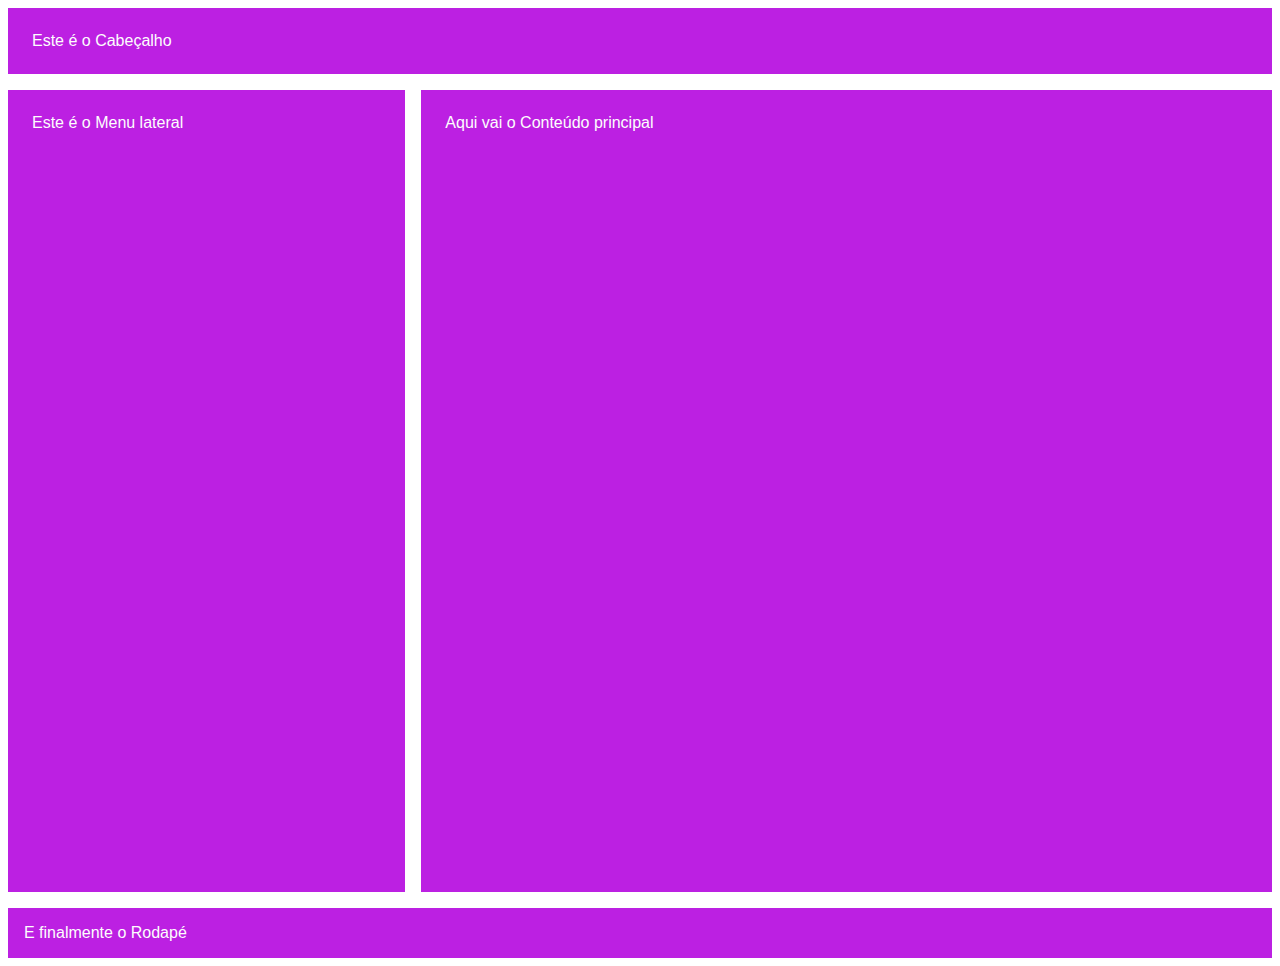
<file: Alura-GridLayout-CSS/exercicio-fazendo de outra maneira/index.html>
<!DOCTYPE html>
<html lang="pt-bt">
  <head>
    <meta charset="UTF-8" />
    <meta http-equiv="X-UA-Compatible" content="IE=edge" />
    <meta name="viewport" content="width=device-width, initial-scale=1.0" />
    <title>GRID Layout - Exercício</title>
    <link rel="stylesheet" href="style.css" />
  </head>
  <body>
    <header class="o-header">Este é o Cabeçalho</header>
    <aside class="o-aside">Este é o Menu lateral</aside>
    <main class="o-main">Aqui vai o Conteúdo principal</main>
    <footer class="o-footer">E finalmente o Rodapé</footer>
  </body>
</html>
</file>
<file: Alura-Flexbox-CSS/css/style.css>
body {
	background-color: #F2F5F7;
	font-family: 'Open Sans',Arial,sans-serif;
}

.container {
	width: 94%;
	margin: 0 auto;
}

.cabecalhoPrincipal {
	background-color: #FFF;
	padding: 20px 0;
}

.cabecalhoPrincipal-titulo {
	font-weight: bold;
	font-size: 2em;
	margin-bottom: 20px;
}

.cabecalhoPrincipal-titulo a {
	text-decoration: none;
	color: inherit;
}

.cabecalhoPrincipal-nav-link {
	padding: 10px;
	margin-bottom: 10px;
	color: #9799A6;
	background-color: #FFF;
	text-decoration: none;
	transition: .5s;
	display: block;

	border-bottom: 1px solid #9799A6;
}

.conteudoPrincipal {
	margin-top: 20px;
	margin-bottom: 20px;
}

.subtitulo {
	font-weight: bold;
	font-size: 32px;
	margin-bottom: 10px;
	text-align: center;
}

.conteudoPrincipal-cursos-link {
	height: 100px;
	background-color: #FFF;
	text-align: center;
	margin: 1%;
	transition: .3s;
	box-shadow: 2px 2px 2px #CCC;
	position: relative;
}

.conteudoPrincipal-cursos-link a {
	text-decoration: none;
	color: #000;
	font-weight: bold;
	display: block;
	width: 100%;
	height: 100%;
	position: absolute;
	top: 0;
	left: 0;
}

.conteudoPrincipal-cursos-link:hover {
	box-shadow: 4px 4px 4px #CCC;
}

.conteudoPrincipal-cursos-link a:before {
	content: '';
	display: block;
	width: 50px;
	height: 50px;
	margin: 10px auto;
}

.conteudoPrincipal-cursos-link:nth-child(even) a:before {
	background: url(../img/background1.svg) no-repeat;	
}

.conteudoPrincipal-cursos-link:nth-child(odd) a:before {
	background: url(../img/background2.svg) no-repeat;
}


.rodapePrincipal {
	background-color: #324C64;
	padding-top: 20px;
}

.rodapePrincipal .subtitulo {
	color: #FFF;
}

.rodapePrincipal-navMap-link {
	text-decoration: none;
	color: #FFF;
	margin-top: 10px;
}

.rodapePrincipal-navMap-link {
	font-size: .9em;
}

.navmap-list-title {
	font-weight: 700;
	font-size: 1.3em;
	margin: .9em 0;
	padding-left: .3em;
	padding-top: .2em;
	padding-bottom: .2em;
}

.navmap-list-title + .rodapePrincipal-navMap-link {
	margin-top: 0;
}

.navmap-list-title-bancoDeDados { color: #EC6E5A; border-left: 4px solid #EC6E5A; }
.navmap-list-title-framework { color: #AD85BF; border-left: 4px solid #AD85BF; }
.navmap-list-title-frontend { color: #5EC6F3; border-left: 4px solid #5EC6F3; }
.navmap-list-title-backend { color: #25D285; border-left: 4px solid #25D285; }

.rodapePrincipal-patrocinadores {
	margin-top: 30px;
	background: #F2F5F7;
	padding: 20px 0;
}

.rodapePrincipal-contatoForm {
	margin-top: 20px;
	text-align: center;
}

.rodapePrincipal-contatoForm label[for=email-contato] {
	font-weight: bold;
	font-size: 14px;
	color: #000;
	margin-bottom: 5px;
	display: block;
}

.rodapePrincipal-contatoForm-emailInput {
	border-top-left-radius: 5px;
	border-bottom-left-radius: 5px;
	padding: 10px;
}

.rodapePrincipal-contatoForm-submit {
	border-top-right-radius: 5px;
	border-bottom-right-radius: 5px;
	background-color: #4DBA7A;
	color: #FFF;
	cursor: pointer;
	
}

.rodapePrincipal-contatoForm-submit,
.rodapePrincipal-contatoForm-emailInput {
	outline: 0;
	border: 1px solid #4DBA7A;
	box-sizing: border-box;
	font-size: 16px;
}

.videoSobre {
	background-color: #5E9EDC;
	padding: 25px 0;

}

.videoSobre-video {
	max-width: 100%;
}

.videoSobre .container {
	color: #FFF;
}

.videoSobre-sobre-title {
	font-size: 1.2em;
	font-weight: bolder;
}

.videoSobre-sobre {
	font-size: 1.3em;
	line-height: 2;
}

.videoSobre-button {
	border-radius: 8px;
	background-color: #ec6e5a;
	display: block;
	color: #FFF;
	border: none;
	height: 50px;
	font-size: .8em;
	outline: none;
}

.rodapePrincipal-contatoForm-legend {
	margin-bottom: 10px;
}

@media(min-width: 769px) {

	.container {
		width: 85%;	
	}

	.subtitulo {
		text-align: left;
	}

	.cabecalhoPrincipal-nav-link {
		border-radius: 5px;
		border: 1px solid #9799A6;
	}

	.cabecalhoPrincipal-nav-link:hover {
		color: #FFF;
		background-color: #9799A6;
	}

	.cabecalhoPrincipal-titulo {
		margin: 0;
	}

	.cabecalhoPrincipal-nav {
		width: auto;
	}

	.cabecalhoPrincipal-nav-link {
		width: auto;
		margin: 0 0 0 10px;
	}

	.rodapePrincipal-contatoForm {
		margin-top: 0;
		text-align: left;
	}

	.conteudoPrincipal-cursos-link:nth-child(3n) {
		margin-right: 0;
	}

	.conteudoPrincipal-cursos-link:nth-child(3n+1) {
		margin-left: 0;
	}

}

@media(min-width: 1000px) {
	.conteudoPrincipal-cursos-link {
		margin: 1.333%;
	}

	.conteudoPrincipal-cursos-link:nth-child(3n) {
		margin-right: 1.33%;
	}

	.conteudoPrincipal-cursos-link:nth-child(3n+1) {
		margin-left: 1.333%;
	}

	.conteudoPrincipal-cursos-link:nth-child(4n) {
		margin-right: 0;
	}

	.conteudoPrincipal-cursos-link:nth-child(4n+1) {
		margin-left: 0;
	}

	.videoSobre-sobre {
		margin-left: 1.5em;
	}

}
</file>
<file: Alura-Flexbox-CSS/css/flexbox.css>
.cabecalhoPrincipal .container {
  align-items: center;
  display: flex;
  justify-content: space-between;
}

.cabecalhoPrincipal-nav {
  display: flex;
}

.rodapePrincipal-patrocinadores .container {
  display: flex;
  justify-content: space-between;
}

.rodapePrincipal-patrocinadores-list {
  display: flex;
  align-items: center;
  width: 70%;
  justify-content: space-around;
  margin-right: 5%;
}

.rodapePrincipal-contatoForm {
  width: 25%;
}

.rodapePrincipal-contatoForm-fieldset {
  display: flex;
}

.rodapePrincipal-navMap-list {
  display: flex;
  /* flex-direction: column; muda a direcao do flex para coluna, ao inves de linha
    flex-wrap: wrap;  caso o conteudo exceda o tamanho do elemento pai, quebra pra proxima linha ou coluna */
  flex-flow: column wrap; /* atalho para os comando acima */
  height: 255px;
}

.conteudoPrincipal-cursos {
  display: flex;
  flex-wrap: wrap;
}

.conteudoPrincipal-cursos-link {
  width: 23%;
  margin: 1%;
}

.conteudoPrincipal-cursos-link:nth-child(4n) {
  /* selecionando os filhos multiplos de 4, deste elemento.*/
  margin-right: 0;
}

.conteudoPrincipal-cursos-link:nth-child(4n + 1) {
  /* selecionando os filhos multiplos de 4+1, deste elemento.*/
  margin-left: 0%;
}

.videoSobre .container{
    display: flex;
}

.videoSobre-sobre{
    text-align: center;
    display: flex;
    flex-direction: column;
    flex-grow: 2; /* faz o flex-item crescer e tomar o espaço restante no elemento pai*/
}

.videoSobre-sobre-list{
    flex-grow: 1;
}

.videoSobre-video{
    flex-grow: 1; /* tbm é possivel distribuir o espaço vazio do container entre os filhos */
    flex-shrink: 2; /* diminui o item conforme diminui a tela, de acordo com o espaço vazio no container */
}

/* ajustando para mobile */
@media (max-width: 768px) {
  .cabecalhoPrincipal-nav {
    flex-direction: column;
  }

  .cabecalhoPrincipal .container {
    flex-direction: column; /*quando usamos column, os eixos do flex se invertem*/
    align-items: initial;
    text-align: center;
  }

  .conteudoPrincipal-cursos-link {
    width: 100%;
  }

  .conteudoPrincipal-cursos {
    flex-direction: column;
  }

  .rodapePrincipal-navMap-list {
    height: auto;
  }

  .rodapePrincipal-patrocinadores .container {
    flex-direction: column;
    align-items: center;
  }

  .rodapePrincipal-patrocinadores-list {
    margin: 0;
    width: 100%;
  }
  .rodapePrincipal-contatoForm {
    width: 100%;
  }

  .rodapePrincipal-contatoForm-fieldset {
    justify-content: center;
  }

  .cabecalhoPrincipal-nav-link-app{
    order: -1; /* todos os flex-items de um flex-container tem order 0, para reordernar via css, basta mudar a ordem do item utilizando numeros negativos*/
  }

  .videoSobre .container{
    flex-direction: column;
  }

  .videoSobre-video{
    margin: 0 auto;
  }
}
</file>
<file: Devsoutinho-BotaoRippleEffect/style.css>
.btnRipple {
  width: 300px;
  height: 200px;
  outline: 0;
  border: 1px solide #e15f03;
  background: #ff6400;
  color: white;
  font-size: 15px;
  text-transform: uppercase;
  font-size: 1.4rem;
  transition: background 0.3s;
  /* Importantes */
  overflow: hidden;
  position: relative;
}

.btnRipple:hover {
  background-color: #fb8c00;
  cursor: pointer;
}

.onda {
  /* custom property que será manipulada via js */
  --topo: 0;
  --esquerda: 0;
  --scale: 0;
  --opacity: 0;
  pointer-events: none;
  width: 1px;
  height: 1px;
  background: transparent;

  /* Reset de posiçoes */
  position: absolute;
  top: 0;
  left: 0;

  /* Importantes */
  will-change: transform;
  transform: translateX(var(--esquerda)) translateY(var(--topo));
}

.onda:after {
  content: "";
  display: block;
  width: 100%;
  border-radius: 50%;
  width: 2px;
  height: 2px;
  background: rgba(255, 255, 255, 0.4);
  /* Importantes */
  will-change: transform;
  transform: scale(var(--scale));
  opacity: var(--opacity);
  transition: transform 0.5s, opacity 0.3s;
}

body {
  background: #eee;
  height: 100vh;
  display: flex;
  align-items: center;
  justify-content: center;
}
</file>
<file: Alura-Arquitetura-CSS/FrutaFruto/assets/css/cabecalho.css>
.cabecalho {
    align-items: center;
    background: #f9f9f9;
    display: flex;
    justify-content: space-between;
}

@media screen and (min-width: 0) {
    .cabecalho {
        padding: 0 1rem;
        justify-content: center;
    }
}
@media screen and (min-width: 768px) {
    .cabecalho {
        padding: 0 5rem;
        justify-content: space-between;
    }
}
</file>
<file: Alura-Arquitetura-CSS/FrutaFruto/assets/css/logo.css>
@media screen and (min-width: 0) {
    .logo {
        display: none;
    }
}
@media screen and (min-width: 768px) {
    .logo {
        display: block;
    }
}
</file>
<file: Alura-Arquitetura-CSS/FrutaFruto/assets/css/menu/menu-lista.css>
.menu__lista {
    display: flex;
}
</file>
<file: Alura-Arquitetura-CSS/FrutaFruto/assets/css/menu/menu-item.css>
.menu__item {
    list-style: none;
}
</file>
<file: Alura-Arquitetura-CSS/FrutaFruto/assets/css/menu/menu-link.css>
.menu__link {
    color: #808080;
    margin-right: 1.25rem;
    text-decoration: none;
    text-transform: lowercase;
}

.menu__link--ativo {
    color: #333333;
    font-weight: bold;
}

.menu__link:last-child {
    margin-right: none;
}

.menu__link:hover {
    text-decoration: underline;
}
</file>
<file: Alura-Arquitetura-CSS/FrutaFruto/assets/css/banner/banner.css>
.banner {
    position: relative;
}
</file>
<file: Alura-Arquitetura-CSS/FrutaFruto/assets/css/banner/banner-imagem.css>
.banner__imagem {
    background: url('../../img/banner.jpg') no-repeat center / cover;
    width: 100%;
}

@media screen and (min-width: 0) {
    .banner__imagem {
        height: calc(100vh - 51px);
    }
}
@media screen and (min-width: 768px) {
    .banner__imagem {
        height: calc(100vh - 72px);
    }
}
</file>
<file: Alura-Arquitetura-CSS/FrutaFruto/assets/css/banner/banner-titulo.css>
.banner__titulo {
    color: #fdfdfd;
    font-family: Pacifico, cursive;
    position: absolute;
    left: 50%;
    text-shadow: 0 4px 4px rgba(0, 0, 0, 0.75);
    top: 50%;
    text-align: center;
    transform: translate(-50%, -50%);
    width: 100%;
}

@media screen and (min-width: 0) {
    .banner__titulo {
        font-size: 3rem;
    }
}
@media screen and (min-width: 768px) {
    .banner__titulo {
        font-size: 5.0625rem;
    }
}
</file>
<file: Alura-Arquitetura-CSS/FrutaFruto/assets/css/sobre/sobre.css>
.sobre {
    text-align: center;
}

@media screen and (min-width: 0) {
    .sobre {
        padding: 2.5rem 1rem;
    }
}
@media screen and (min-width: 768px) {
    .sobre {
        padding: 2.5rem;
    }
}
</file>
<file: Alura-Arquitetura-CSS/FrutaFruto/assets/css/sobre/sobre-titulo.css>
.sobre__titulo {
    color: #8d0606;
    font-family: Pacifico, cursive;
}

@media screen and (min-width: 0) {
    .sobre__titulo {
        font-size: 2rem;
    }
}
@media screen and (min-width: 768px) {
    .sobre__titulo {
        font-size: 3.1875rem;
    }
}
</file>
<file: Alura-Arquitetura-CSS/FrutaFruto/assets/css/sobre/sobre-descricao.css>
.sobre__descricao {
    color: #595959;
    font-weight: 100;
}

@media screen and (min-width: 0) {
    .sobre__descricao {
        font-size: 1.3rem;
    }
}
@media screen and (min-width: 768px) {
    .sobre__descricao {
        font-size: 1.75rem;
    }
}
</file>
<file: Alura-Arquitetura-CSS/FrutaFruto/assets/css/receitas.css>
.receitas {
    background: #e5e5e5;
    display: flex;
    flex-wrap: wrap;
}

@media screen and (min-width: 0) {
    .receitas {
        padding: 5rem 0 0 1rem;
    }
}
@media screen and (min-width: 768px) {
    .receitas {
        padding: 5rem 0 0 2.5rem;
    }
}
@media screen and (min-width: 992px) {
    .receitas {
        padding: 5rem 0 0 5rem;
    }
}
</file>
<file: Alura-Arquitetura-CSS/FrutaFruto/assets/css/receita/receita.css>
.receita {
    background: #fdfdfd;
    display: flex;
    flex-direction: column;
    margin-bottom: 5rem;
}

@media screen and (min-width: 0) {
    .receita {
        margin-right: 1rem;
        width: 100%;
    }
}
@media screen and (min-width: 768px) {
    .receita {
        margin-right: 2.5rem;
        width: calc(33.33% - 2.5rem);
    }
}
@media screen and (min-width: 992px) {
    .receita {
        margin-right: 5rem;
        width: calc(25% - 5rem);
    }
}
</file>
<file: Alura-Arquitetura-CSS/FrutaFruto/assets/css/receita/receita-imagem.css>
.receita__imagem {
    height: 250px;
}
</file>
<file: Alura-Arquitetura-CSS/FrutaFruto/assets/css/receita/receita-conteudo.css>
.receita__conteudo {
    padding: 1rem;
}
</file>
<file: Alura-Arquitetura-CSS/FrutaFruto/assets/css/receita/receita-titulo.css>
.receita__titulo {
    font-size: 1.4375rem;
}
</file>
<file: Alura-Arquitetura-CSS/FrutaFruto/assets/css/receita/receita-descricao.css>
.receita__descricao {
    font-size: 1.1875rem;
    line-height: 1.5;
    text-align: justify;
}
</file>
<file: Alura-Arquitetura-CSS/FrutaFruto/assets/css/receita/receita-botao.css>
.receita__botao {
    background: #8d0606;
    border: none;
    border-radius: 5px;
    color: #fdfdfd;
    padding: 1rem;
    transition: all .1s ease-in-out;
}

.receita__botao:hover {
    background: #620404;
    cursor: pointer;
}
</file>
<file: Alura-Arquitetura-CSS/FrutaFruto/assets/css/quemSomos/quemSomos.css>
.quem-somos {
    padding: 5rem;
    text-align: center;
}
</file>
<file: Alura-Arquitetura-CSS/FrutaFruto/assets/css/quemSomos/quemSomos-titulo.css>
.quem-somos__titulo {
    color: #8d0606;
    font-family: Pacifico, cursive;
    font-size: 3.1875rem;
    margin-bottom: 1rem;
}
</file>
<file: Alura-Arquitetura-CSS/FrutaFruto/assets/css/quemSomos/quemSomos-descricao.css>
.quem-somos__descricao {
    color: #595959;
    font-size: 1.75rem;
    font-weight: 100;
}
</file>
<file: Alura-Arquitetura-CSS/FrutaFruto/assets/css/pessoas.css>
.pessoas {
    display: flex;
    justify-content: space-around;
    padding-top: 3rem;
}

@media screen and (min-width: 0) {
    .pessoas {
        flex-direction: column;
    }
}
@media screen and (min-width: 768px) {
    .pessoas {
        flex-direction: row;
    }
}
</file>
<file: Alura-Arquitetura-CSS/FrutaFruto/assets/css/pessoa/pessoa.css>
.pessoa {
    display: flex;
    flex-direction: column;
}

@media screen and (min-width: 0) {
    .pessoa {
        margin-bottom: 2rem;
    }
}
@media screen and (min-width: 768px) {
    .pessoa {
        margin-bottom: 0;
    }
}
</file>
<file: Alura-Arquitetura-CSS/FrutaFruto/assets/css/pessoa/pessoa-imagem.css>
.pessoa__imagem {
    background-position: center;
    background-repeat: no-repeat;
    background-size: cover;
    border-radius: 100%;
    height: 300px;
    margin: 0 auto;
    width: 300px;
}

.pessoa__imagem--roberta {
    background-image: url('../../img/pessoas/roberta.jpg');
}

.pessoa__imagem--marcela {
    background-image: url('../../img/pessoas/marcela.jpg');
}

.pessoa__imagem--andreia {
    background-image: url('../../img/pessoas/andreia.jpg');
}
</file>
<file: Alura-Arquitetura-CSS/FrutaFruto/assets/css/pessoa/pessoa-nome.css>
.pessoa__nome {
    color: #8d0606;
    font-family: Pacifico, cursive;
    font-size: 2rem;
    margin: 1rem 0;
}
</file>
<file: Alura-Arquitetura-CSS/FrutaFruto/assets/css/pessoa/pessoa-funcao.css>
.pessoa__funcao {
    color: #595959;
    font-size: 1.25rem;
    text-transform: lowercase;
}
</file>
<file: Alura-Arquitetura-CSS/FrutaFruto/assets/css/rodape.css>
.rodape {
    background: #bfbfbf;
    color: #fdfdfd;
    text-align: right;
    padding: 1.5625rem 5rem;
    text-transform: lowercase;
}

@media screen and (min-width: 0) {
    .rodape {
        font-size: 1.125rem;
    }
}
@media screen and (min-width: 768px) {
    .rodape {
        font-size: 2rem;
    }
}
</file>
<file: Alura-GridLayout-CSS/alura-store/assets/css/style.css>
.app {
    background: #f1f1f1;
    font-family: Arial, Helvetica, sans-serif;
    /* Colocando display: grid no elemento pai, indica que todos os filhos devem ter o comportamento de grid layout */
    display: grid;  
    /* no grid-template-areas sao definidas todas as areas do grid layout */
    grid-template-areas: "cabecalho" "conteudo" "rodape";
    grid-template-columns: auto;
    grid-template-rows: 50px auto auto;
}

.cabecalho {
    align-items: center;
    display: flex;
    grid-area: cabecalho;
    padding: 0 2rem;
}
 
.conteudo {
    grid-area: conteudo;
    padding: 0 2rem;
}

.rodape {
    background: #fdfdfd;
    color: #333333;
    font-size: .8rem;
    grid-area: rodape;
    padding: 1rem;
    text-align: center;
}
</file>
<file: Alura-GridLayout-CSS/alura-store/assets/css/destaques.css>
.caixa{
    align-items: flex-end;
    display: flex;
    justify-content: center;
}
.destaques {
    display: grid;
    grid-gap: .2rem;
    grid-template-columns: 25% 25% 25% 25%;
    height: calc(100vh - 50px);
}

.destaques__titulo{
    background: rgba(0, 0, 0, .5);
    color: #fdfdfd;
    padding: .6rem;
    text-align: center;
    width: 100%;
}

.destaques__principal{
    background: url(../img/fortnite.jpg) center / cover no-repeat;
    grid-row: 1 / 3;
}

.destaques__secundario:nth-child(2){
    background: url(../img/pubg.jpg) center / cover no-repeat;
}

.destaques__secundario:nth-child(3){
    background: url(../img/slack.png) center / cover no-repeat;
}

.destaques__secundario:nth-child(4){
    background: url(../img/whatsapp.png) center / cover no-repeat;
}

.destaques__secundario:nth-child(5){
    background: url(../img/cs-go.jpg) center / cover no-repeat;
}

.destaques__categorias{
    grid-row: 3 / 3;
}

.destaques__categorias___lista{
    display: flex;
    flex-wrap: wrap;
    height: 100%;
    justify-content: space-between;
}

.destaques__categorias___item{
    align-items: center;
    background: #fdfdfd;
    border-left: 5px solid transparent;
    color: #333333;
    display: flex;
    padding: 1rem;
    width: 50%;
}

.destaques__categorias___link{
    color: inherit;
}
</file>
<file: Alura-GridLayout-CSS/alura-store/assets/css/populares.css>
.populares{
    padding: 3rem 0;
}

.populares__conteudo{
    display: flex;
    flex-wrap: wrap;
    grid-area: conteudo;
    padding: 1rem 0;
}

.populares__card{
    background: #fdfdfd;
    display: grid;
    grid-template-areas: 
    "card-imagem" 
    "card-corpo";
    grid-template-columns: 100%;
}

.populares__card:last-child{
    margin-right: 0;
}

.populares__card___imagem{
    grid-area: card-imagem;
    height: 100%;
    width: 100%;
}

.populares__card___corpo{
    display: grid;
    grid-area: card-corpo;
    grid-row-gap: .5rem;
    grid-template-areas: "card-cabecalho" "card-conteudo";
    grid-template-rows: 50px auto;
    padding: .75rem;
}

.populares__card___titulo{
    color: #333333;
    font-size: 1.5rem;
}

.populares__card___data{
    color: #808080;
    font-size: .9rem;
}

.populares__card___descricao{
    color: #333333;
    line-height: 1.5;
    margin: 1rem 0;
    text-align: justify;
}

.populares__titulo{
    font-weight: 500;
}

.populares__icone{
    margin-right: .25rem;
}

.populares__cabecalho{
    border-bottom: 1px solid #dcdcdc;
    display: flex;
    justify-content: space-between;
}

.populares__botao{
    background: transparent;
    border: none;
    color: #333333;
}
</file>
<file: Alura-GridLayout-CSS/alura-store/assets/css/menu.css>
.menu__link{
    color: #333333;
}

.menu__link:hover, .menu__link.ativo{
    border-bottom: 2px solid #0073e6;
}
</file>
<file: Alura-GridLayout-CSS/alura-store/assets/css/responsivo.css>
@media screen and (min-width: 0) {
  .menu {
    width: 100%;
  }
  .menu__item {
    display: flex;
    justify-content: space-around;
  }
  .menu__link {
    padding: 0.5rem;
    font-size: 0.9rem;
    display: block;
  }

  .destaques {
    grid-template-rows: 25% 25% 25% 25%;
  }

  .destaques__principal {
    grid-column: 1 / 5;
    grid-row: 1/1;
  }

  .destaques__secundario:nth-child(2) {
    display: flex;
    grid-column: 1/3;
    grid-row: 2/2;
  }

  .destaques__secundario:nth-child(3) {
    display: flex;
    grid-column: 3/5;
    grid-row: 2/2;
  }

  .destaques__secundario:nth-child(4) {
    display: flex;
    grid-column: 1/3;
    grid-row: 3/3;
  }

  .destaques__secundario:nth-child(5) {
    display: flex;
    grid-column: 3/5;
    grid-row: 3/3;
  }

  .destaques__categorias {
    grid-column: 1/5;
    grid-row: 4/4;
  }

  .populares__conteudo {
    flex-direction: column;
  }

  .populares__card {
    grid-template-rows: 150px auto;
    margin-bottom: 3rem;
    margin-right: 0;
    width: 100%;
  }
}
@media screen and (min-width: 768px) {
  .menu__link {
    padding: 0.5rem 1rem;
    font-size: 1.2rem;
  }

  .destaques {
    grid-template-rows: 33.33% 33.33% 33.33%;
  }

  .destaques__principal {
    grid-column: 1 / 4;
    grid-row: 1/3;
  }

  .destaques__secundario:nth-child(2) {
    display: flex;
    grid-column: 4/4;
    grid-row: 1/1;
  }

  .destaques__secundario:nth-child(3) {
    display: flex;
    grid-column: 4/4;
    grid-row: 2/2;
  }

  .destaques__secundario:nth-child(4) {
    display: flex;
    grid-column: 4/4;
    grid-row: 3/3;
  }

  .destaques__secundario:nth-child(5) {
    display: flex;
    grid-column: 3/3;
    grid-row: 3/3;
  }

  .destaques__categorias {
    grid-column: 1 / 3;
    grid-row: 3 / 3;
  }

  .populares__conteudo {
    flex-direction: row;
  }

  .populares__card {
    grid-template-rows: 173px auto;
    margin-bottom: 3rem;
    margin-right: 1rem;
    width: calc(50% - 1rem);
  }
}
@media screen and (min-width: 992px) {
  .menu {
    width: auto;
  }

  .populares__card {
    width: calc(33.33% - 1rem);
  }
}
@media screen and (min-width: 1200px) {
  .populares__card {
    width: calc(20% - 1rem);
  }
}
</file>
<file: Alura-GridLayout-CSS/exercicio-fazendo de outra maneira/style.css>
body {
    display: grid;
    font-family: Arial, sans-serif;
    grid-gap: 1rem;
    grid-template-areas:
      "header header header header"
      "aside main main main"
      "footer footer footer footer";
    grid-template-columns: auto auto auto;
    grid-template-rows: auto calc(100vh - (2rem + 66px)) auto;
  }
  
  .o-header {
    grid-area: header;
    padding: 1.5rem;
  }
  
  .o-aside {
    grid-area: aside;
    padding: 1.5rem;
  }
  
  .o-main {
    grid-area: main;
    padding: 1.5rem;
  }
  
  .o-footer {
    grid-area: footer;
    padding: 1rem;
  }
  
  .o-header, .o-aside, .o-main, .o-footer {
    background: #BC20E2;
    color: #FDFDFD;
  }
</file>
